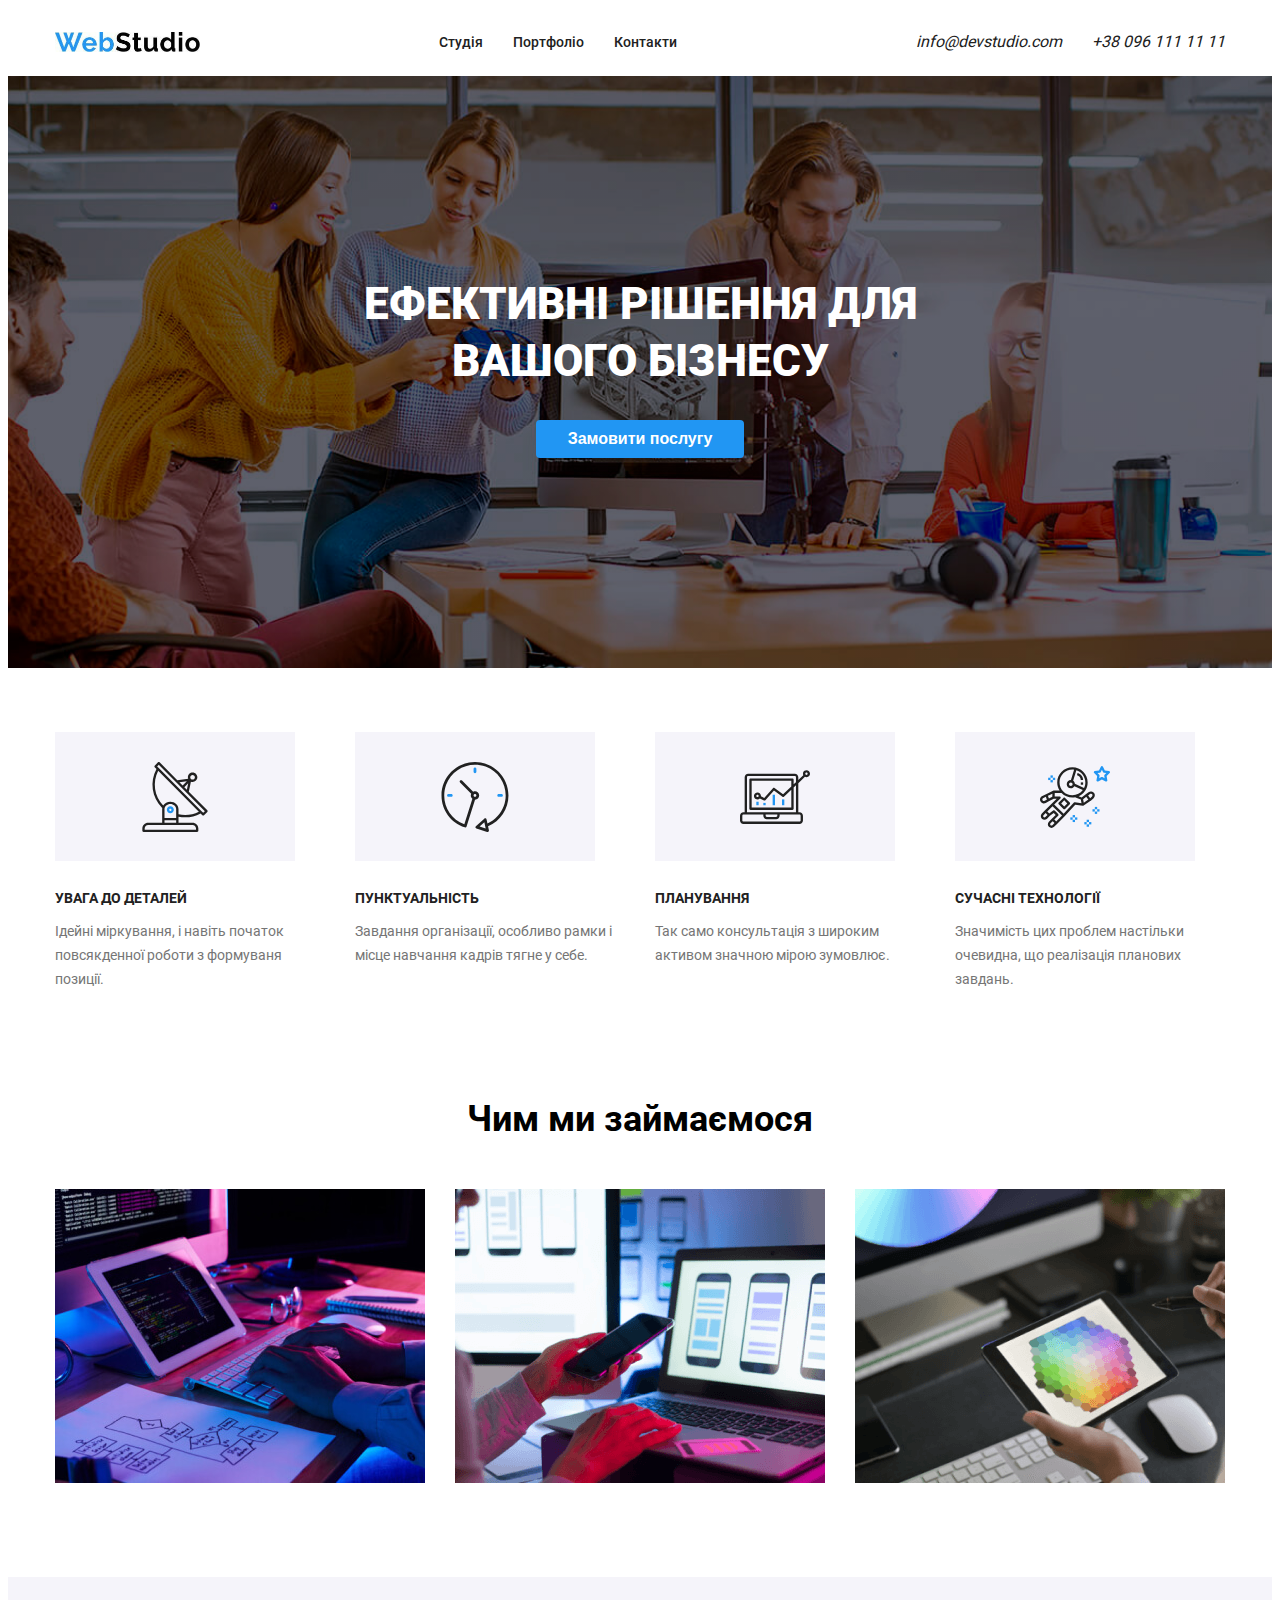
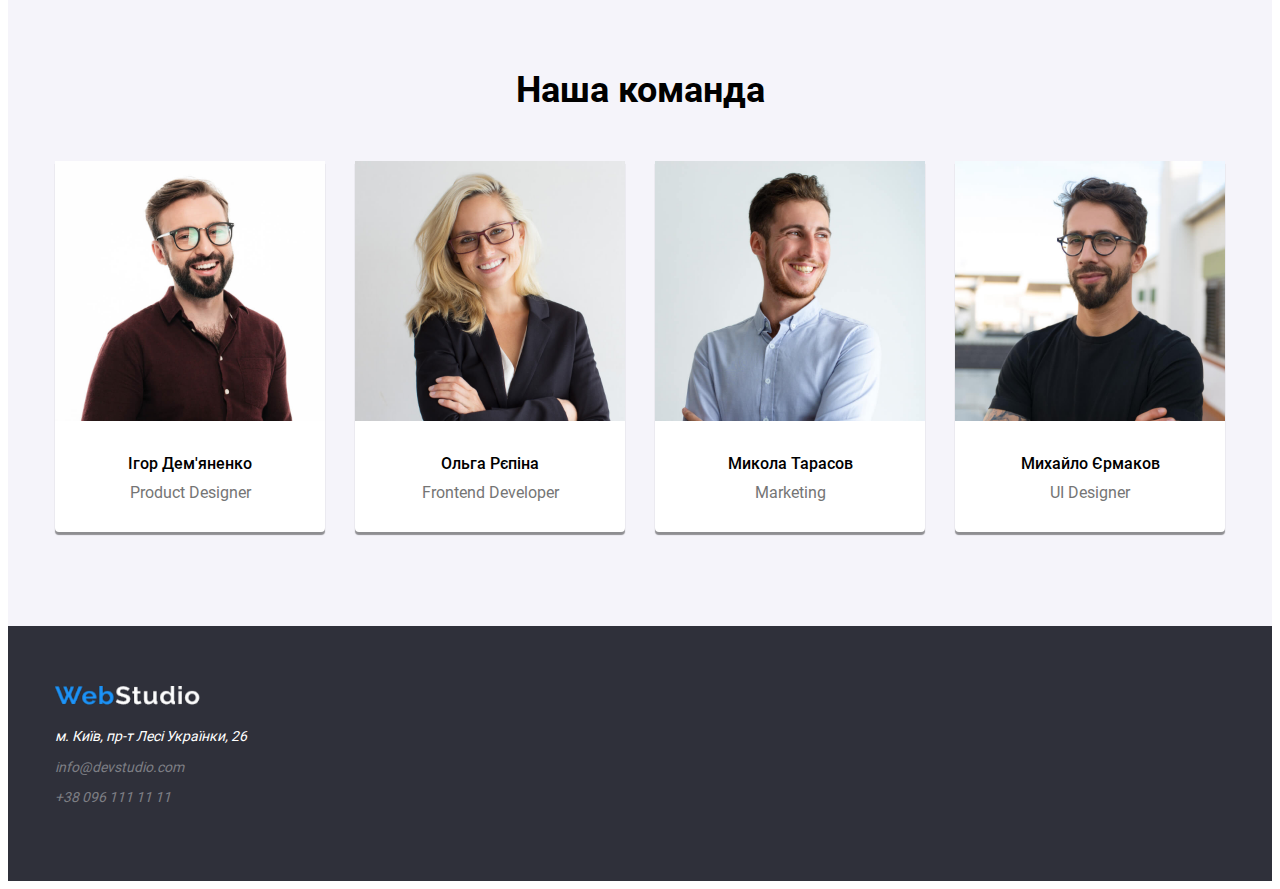
<file: index.html>
<!DOCTYPE html>
<html lang="en">

<head>
    <meta charset="UTF-8">
    <meta name="viewport" content="width=device-width, initial-scale=1.0">
    <title>WebStudio</title>
    <link rel="stylesheet" href="https://necolas.github.io/normalize.css/8.0.1/normalize.css">
    <link rel="stylesheet" href="css/style.css">
</head>

<body>
    <header>
        <div class="container header-wrap">
            <img src="./img/Studio/logo-dark.jpg" alt="" width="145">
            <nav id="nav-site">
                <a class="nav-link-site" href="index.html">Студія</a>
                <a class="nav-link-site" href="portfolio.html">Портфоліо</a>
                <a class="nav-link-site" href="#">Контакти</a>
            </nav>
            <address id="nav-document">
                <a class="nav-link-document" href="mailto:info@devstudio.com">info@devstudio.com</a>
                <a class="nav-link-document" href="tel:+38 096 111 11 11">+38 096 111 11 11</a>
            </address>
        </div>
    </header>

    <main>
        <section id="service">
            <div class="container service-wrap">
                <h1>Ефективні рішення для вашого бізнесу</h1>
                <button type="button">Замовити послугу</button>
            </div>
        </section>

        <section id="advantages">
            <div class="container">
                <div class="advantages-wrap">
                    <article class="advantages-page">
                        <h4 class="advantages-name">УВАГА ДО ДЕТАЛЕЙ</h4>
                        <p class="advantages-description">Ідейні міркування, і навіть початок повсякденної роботи з
                            формуваня позиції.</p>
                    </article>

                    <article class="advantages-page">
                        <h4 class="advantages-name">ПУНКТУАЛЬНІСТЬ</h4>
                        <p class="advantages-description">Завдання організації, особливо рамки і місце навчання кадрів
                            тягне
                            у себе.</p>
                    </article>

                    <article class="advantages-page">
                        <h4 class="advantages-name">ПЛАНУВАННЯ</h4>
                        <p class="advantages-description">Так само консультація з широким активом значною мірою
                            зумовлює.
                        </p>
                    </article>

                    <article class="advantages-page">
                        <h4 class="advantages-name">СУЧАСНІ ТЕХНОЛОГІЇ</h4>
                        <p class="advantages-description">Значимість цих проблем настільки очевидна, що реалізація
                            планових
                            завдань.</p>
                    </article>
                </div>
            </div>
        </section>

        <section id="about">
            <div class="container">
                <h2 class="about-text">Чим ми займаємося</h2>
                <div class="about-wrap">
                    <img class="about-img" src="./img/Studio/box1.jpg" alt="">
                    <img class="about-img" src="./img/Studio/box2.png" alt="">
                    <img class="about-img" src="./img/Studio/box3.png" alt="">
                </div>
            </div>
        </section>

        <section class="team">
            <div class="container">
                <h2 class="team-text">Наша команда</h2>

                <div class="team-wrap">
                    <figure class="team-page">
                        <img class="team-img" src="./img/Studio/people1.jpg" alt="" width="270"> <br>
                        <figcaption class="team-desc">
                            <h4 class="team-name">Ігор Дем'яненко</h4>
                            <p class="team-work">Product Designer</p>
                        </figcaption>
                    </figure>

                    <figure class="team-page">
                        <img class="team-img" src="./img/Studio/people2.jpg" alt="" width="270">
                        <figcaption class="team-desc">
                            <h4 class="team-name">Ольга Рєпіна</h4>
                            <p class="team-work">Frontend Developer</p>
                        </figcaption>
                    </figure>

                    <figure class="team-page">
                        <img class="team-img" src="./img/Studio/people3.jpg" alt="" width="270">
                        <figcaption class="team-desc">
                            <h4 class="team-name">Микола Тарасов</h4>
                            <p class="team-work">Marketing</p>
                        </figcaption>
                    </figure>

                    <figure class="team-page">
                        <img class="team-img" src="./img/Studio/people4.jpg" alt="" width="270">
                        <figcaption class="team-desc">
                            <h4 class="team-name">Михайло Єрмаков</h4>
                            <p class="team-work">UI Designer</p>
                        </figcaption>
                    </figure>
                </div>
            </div>
        </section>

    </main>
    <footer class="footer">
        <div class="container">
            <img class="footer-img" src="./img/Studio/logo-light.png" alt="" width="145">
            <address id="footer-address">
                <a class="footer-street" href="#">м. Київ, пр-т Лесі Українки, 26</a><br>
                <a class="footer-email" href="mailto:info@devstudio.com">info@devstudio.com</a><br>
                <a class="footer-tel" href="tel:+38 096 111 11 11">+38 096 111 11 11</a><br>
            </address>
        </div>
    </footer>
</body>

</html>
</file>
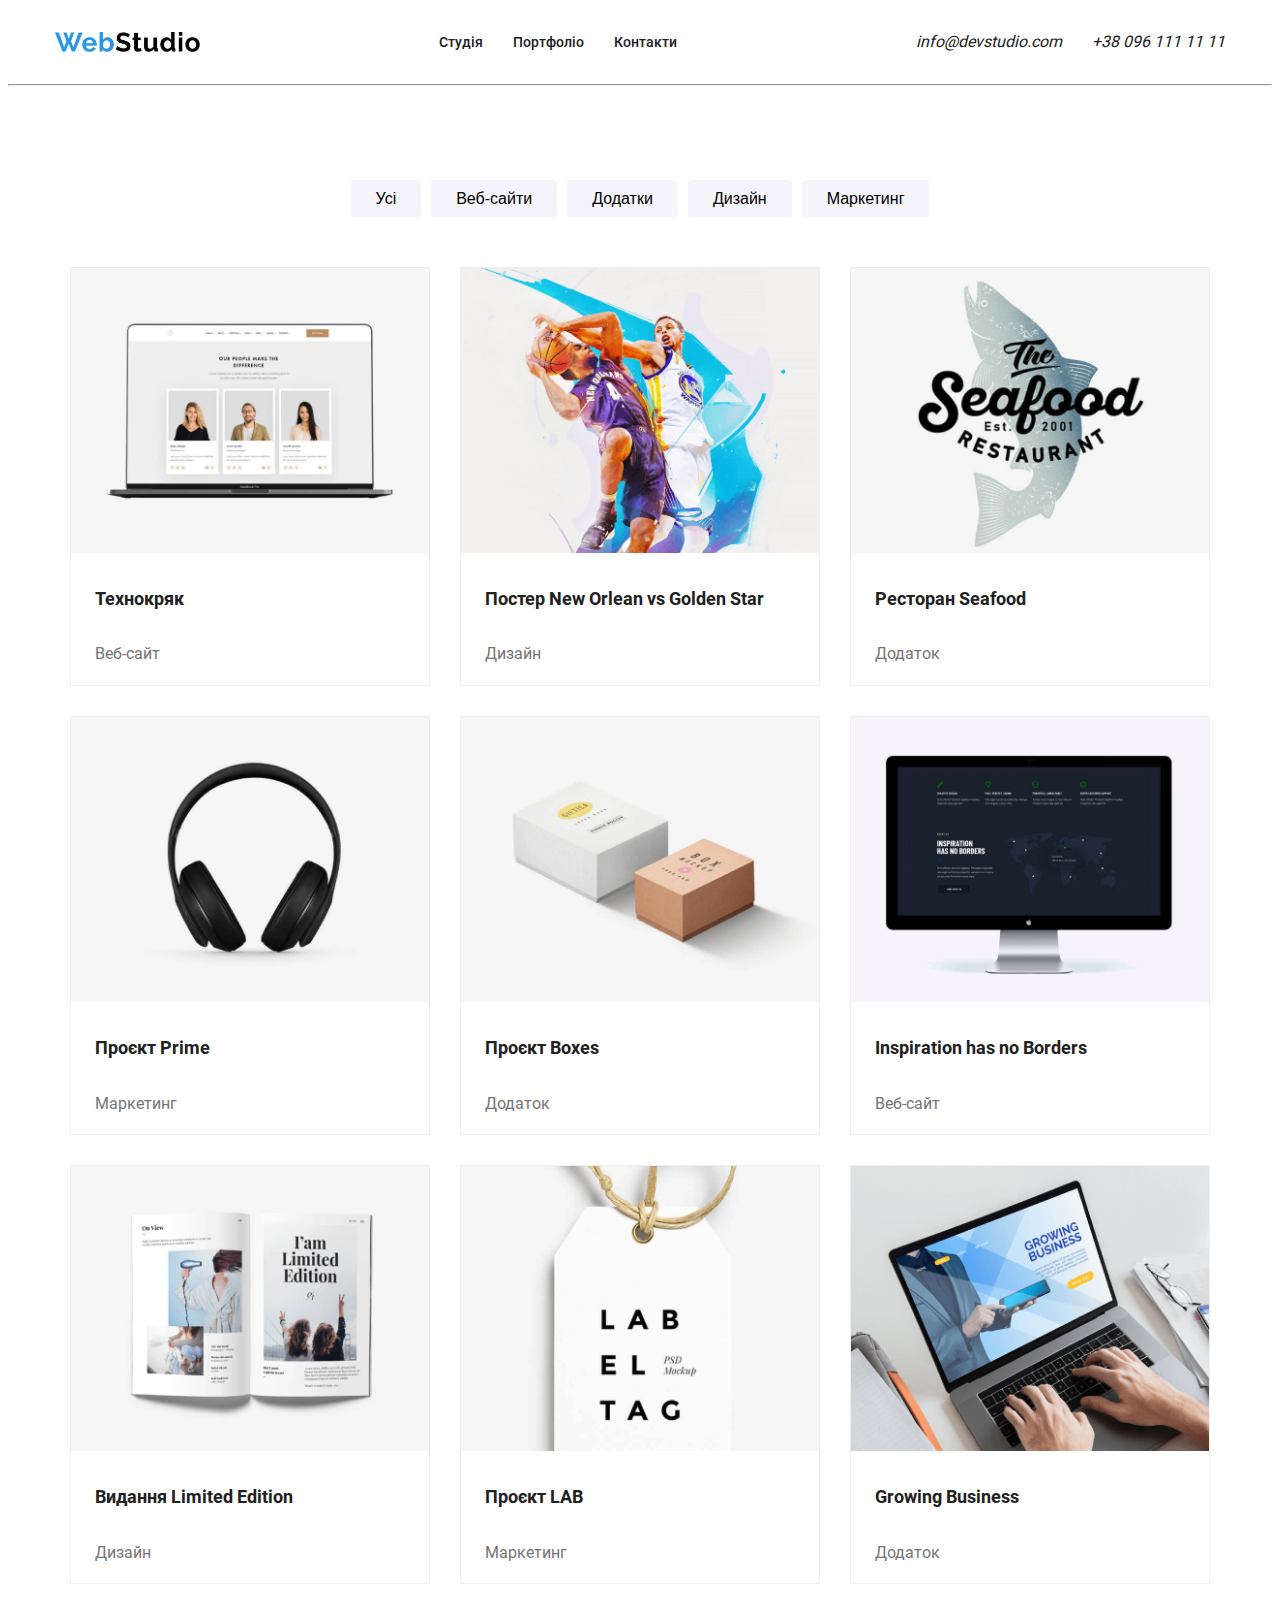
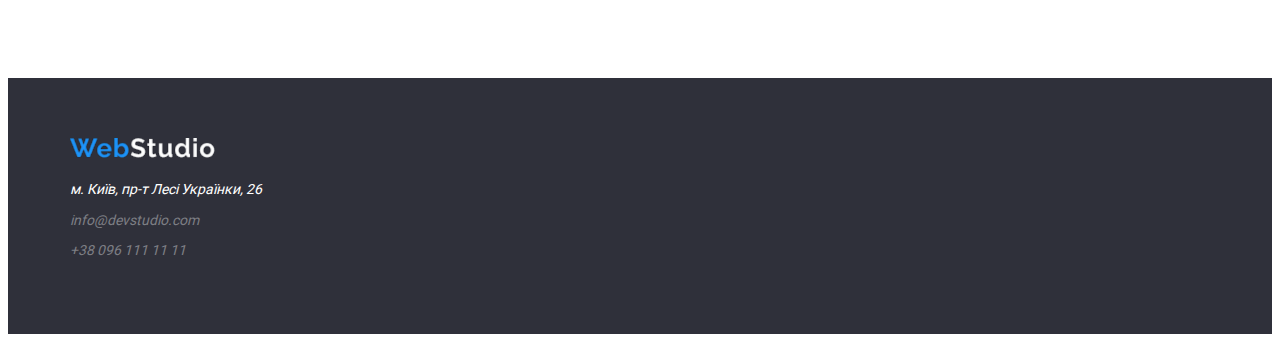
<file: portfolio.html>
<!DOCTYPE html>
<html lang="en">

<head>
    <meta charset="UTF-8">
    <meta name="viewport" content="width=device-width, initial-scale=1.0">
    <title>WebStudio</title>
    <link rel="stylesheet" href="https://necolas.github.io/normalize.css/8.0.1/normalize.css">
    <link rel="stylesheet" href="css/style2.css">
</head>

<body>
    <header>
        <div class="container header-wrap">
            <img src="./img/Studio/logo-dark.jpg" alt="" width="145">
            <nav id="nav-site">
                <a class="nav-link-site" href="index.html">Студія</a>
                <a class="nav-link-site" href="portfolio.html">Портфоліо</a>
                <a class="nav-link-site" href="#">Контакти</a>
            </nav>
            <address id="nav-document">
                <a class="nav-link-document" href="mailto:info@devstudio.com">info@devstudio.com</a>
                <a class="nav-link-document" href="tel:+38 096 111 11 11">+38 096 111 11 11</a>
            </address>
        </div>
    </header>
    <hr>
    <main>
        <section id="second-navigation">
            <div class="container second-navigation-btn-wrap">
                <button class="second-navigation-btn" type="button">Усі</button>
                <button class="second-navigation-btn" type="button">Веб-сайти</button>
                <button class="second-navigation-btn" type="button">Додатки</button>
                <button class="second-navigation-btn" type="button">Дизайн</button>
                <button class="second-navigation-btn" type="button">Маркетинг</button>
            </div>
        </section>

        <section id="projects-list">
            <div class="container posts-wrapper">
                <article class="projects">
                    <img class="projects-img" src="./img/Portfolio/img1.png" alt="">
                    <h4 class="projects-name">Технокряк</h4>
                    <p class="projects-category">Веб-сайт</p>
                </article>

                <article class="projects">
                    <img class="projects-img" src="./img/Portfolio/img2.png" alt="">
                    <h4 class="projects-name">Постер New Orlean vs Golden Star</h4>
                    <p class="projects-category">Дизайн</p>
                </article>

                <article class="projects">
                    <img class="projects-img" src="./img/Portfolio/img3.png" alt="">
                    <h4 class="projects-name">Ресторан Seafood</h4>
                    <p class="projects-category">Додаток</p>
                </article>

                <article class="projects">
                    <img class="projects-img" src="./img/Portfolio/img4.png" alt="">
                    <h4 class="projects-name">Проєкт Prime</h4>
                    <p class="projects-category">Маркетинг</p>
                </article>

                <article class="projects">
                    <img class="projects-img" src="./img/Portfolio/img5.png" alt="">
                    <h4 class="projects-name">Проєкт Boxes</h4>
                    <p class="projects-category">Додаток</p>
                </article>

                <article class="projects">
                    <img class="projects-img" src="./img/Portfolio/img6.png" alt="">
                    <h4 class="projects-name">Inspiration has no Borders</h4>
                    <p class="projects-category">Веб-сайт</p>
                </article>

                <article class="projects">
                    <img class="projects-img" src="./img/Portfolio/img7.png" alt="">
                    <h4 class="projects-name">Видання Limited Edition</h4>
                    <p class="projects-category">Дизайн</p>
                </article>

                <article class="projects">
                    <img class="projects-img" src="./img/Portfolio/img8.png" alt="">
                    <h4 class="projects-name">Проєкт LAB</h4>
                    <p class="projects-category">Маркетинг</p>
                </article>

                <article class="projects">
                    <img class="projects-img" src="./img/Portfolio/img9.png" alt="">
                    <h4 class="projects-name">Growing Business</h4>
                    <p class="projects-category">Додаток</p>
                </article>
            </div>
        </section>
    </main>

    <footer class="footer">
        <div class="container">
            <img class="footer-img" src="./img/Studio/logo-light.png" alt="" width="145">
            <address id="footer-address">
                <a class="footer-street" href="#">м. Київ, пр-т Лесі Українки, 26</a><br>
                <a class="footer-email" href="mailto:info@devstudio.com">info@devstudio.com</a><br>
                <a class="footer-tel" href="tel:+38 096 111 11 11">+38 096 111 11 11</a><br>
            </address>
        </div>
    </footer>
</body>

</html>
</file>
<file: css/style.css>
@font-face {
    font-family: "Roboto";
    font-weight: 100;
    src: url(../fonts/Roboto-Thin.ttf);
}

@font-face {
    font-family: "Roboto";
    font-weight: 300;
    src: url(../fonts/Roboto-Light.ttf);
}

@font-face {
    font-family: "Roboto";
    font-weight: 400;
    src: url(../fonts/Roboto-Regular.ttf);
}

@font-face {
    font-family: "Roboto";
    font-weight: 500;
    src: url(../fonts/Roboto-Medium.ttf);
}

@font-face {
    font-family: "Roboto";
    font-weight: 700;
    src: url(../fonts/Roboto-Bold.ttf);
}

@font-face {
    font-family: "Roboto";
    font-weight: 900;
    src: url(../fonts/Roboto-Black.ttf);
}

:root {
    --light-blue: #2196F3;
    --light-gray: #757575;
    --black-color: #212121;
    --dark-gray: #2F303A;
    --white-gray: #F5F4FA;
}

body {
    font-family: "Roboto", sans-serif;
}

.container {
    width: 1170px;
    padding: 0 15px;
    margin: 0 auto;
}

#nav-site {
    color: black;
    font-weight: 500;
    font-size: 14px;
    color: var(--light-blue);
    display: flex;
    gap: 30px;
}

#nav-document {
    display: flex;
    gap: 30px;
}

.nav-link-site:link,
.nav-link-site:visited,
.nav-link-document:link,
.nav-link-document:visited {
    color: var(--black-color);
}

.nav-link-site:hover {
    color: var(--light-blue);
}

a,
address {
    text-decoration: none;
}

#service {
    background-color: var(--dark-gray);
    background-image: linear-gradient(90deg, rgba(0,0,0,0.30) 50%, rgba(0,0,0,0.30) 50%),
    url(../img/Studio/people-works.png);
    background-repeat: no-repeat;
    background-position: center;

    padding-top: 200px;
    padding-bottom: 210px;
}

.service-wrap {
    display: flex;
    flex-direction: column;
    align-items: center;
}

button {
    font-weight: 700;
    font-size: 16px;
    color: #ffffff;
    background-color: var(--light-blue);
    border: none;
    border-radius: 4px;

    padding-left: 32px;
    padding-right: 32px;
    padding-top: 10px;
    padding-bottom: 10px;
}

h1 {
    line-height: 1.3;
    font-weight: 900;
    text-align: center;
    font-size: 44px;
    color: #ffffff;

    margin-top: 0px;
    margin-bottom: 30px;
    width: 60%;
    text-transform: uppercase;
}

.header-wrap {
    display: flex;
    justify-content: space-between;
    align-items: center;
    padding: 24px 0;
}

#advantages {
    margin-top: 94px;
    margin-bottom: 94px;
}

.advantages-page {
    width: 270px;
}

::before {
    padding-left: 85px;
    padding-right: 85px;
    padding-top: 85px;
    padding-bottom: 25px;
    background-color: var(--white-gray);
}

.advantages-page:nth-child(1)::before {
    content: url(../img/Studio/antenna.svg);
}

.advantages-page:nth-child(2)::before {
    content: url(../img/Studio/clock.svg);
}

.advantages-page:nth-child(3)::before {
    content: url(../img/Studio/diagram.svg);
}

.advantages-page:nth-child(4)::before {
    content: url(../img/Studio/astronaut.svg);
}

.advantages-name {
    line-height: 1.1;
    font-size: 14px;
    font-weight: 700;
    margin-top: 55px;
    margin-bottom: 10px;
    color: var(--black-color);
}

.advantages-description {
    line-height: 1.7;
    font-size: 14px;
    font-weight: 400;
    color: var(--light-gray);
}

.advantages-wrap {
    display: flex;
    flex-wrap: wrap;
    justify-content: space-between;
}

#about {
    margin-bottom: 94px;
}

.about-text {
    line-height: 1.1;
    font-size: 36px;
    font-weight: 700;
    text-align: center;
    margin: 0;
    margin-bottom: 50px;
}

.about-img {
    width: 370px;
}

.about-wrap {
    display: flex;
    flex-wrap: wrap;
    justify-content: space-between;
}

.team-text {
    line-height: 1.1;
    font-size: 36px;
    font-weight: 700;
    text-align: center;
    margin-top: 0px;
    margin-bottom: 50px;
}

.team {
    background-color: #F5F4FA;

    margin-top: 0px;
    padding-top: 94px;
    padding-bottom: 94px;
}

.team-wrap {
    display: flex;
    flex-wrap: wrap;
    justify-content: space-between;
}

.team-page {
    background-color: white;
    margin: 0px;
    width: 270px;
    border-radius: 0px 0px 4px 4px;
    box-shadow: 0px 3px 1px 0px rgba(0, 0, 0, 0.418);
}

.team-desc {
    padding-top: 30px;
    padding-bottom: 30px;
    text-align: center;
}

.team-name {
    line-height: 1.1;
    font-weight: 500;
    font-size: 16px;

    margin-top: 0px;
    margin-bottom: 10px;
}

.team-work {
    margin: 0px;
    color: var(--light-gray);
}

footer {
    line-height: 1.1;
    font-weight: 400;
    font-size: 14px;
    background-color: #2F303A;

    margin-top: 0px;
    padding-top: 60px;
    padding-bottom: 60px;
}

.footer-img {
    margin-bottom: 20px;
}

#footer-address {
    display: flex;
    flex-direction: column;
}

.footer-email:link,
.footer-email:visited,
.footer-tel:link,
.footer-tel:visited {
    color: #7d7e84;
}

.footer-street:link,
.footer-street:visited {
    color: #ffffff;
}
</file>
<file: css/style2.css>
@font-face {
    font-family: "Roboto";
    font-weight: 100;
    src: url(../fonts/Roboto-Thin.ttf);
}

@font-face {
    font-family: "Roboto";
    font-weight: 300;
    src: url(../fonts/Roboto-Light.ttf);
}

@font-face {
    font-family: "Roboto";
    font-weight: 400;
    src: url(../fonts/Roboto-Regular.ttf);
}

@font-face {
    font-family: "Roboto";
    font-weight: 500;
    src: url(../fonts/Roboto-Medium.ttf);
}

@font-face {
    font-family: "Roboto";
    font-weight: 700;
    src: url(../fonts/Roboto-Bold.ttf);
}

@font-face {
    font-family: "Roboto";
    font-weight: 900;
    src: url(../fonts/Roboto-Black.ttf);
}

*{
    box-sizing: border-box;
}

:root {
    --light-blue: #2196F3;
    --light-gray: #757575;
    --black-color: #212121;
}

.container {
    width: 1170px;
    padding: 0 15px;
    margin: 0 auto;
}

.header-wrap {
    display: flex;
    justify-content: space-between;
    align-items: center;
    padding: 24px 0;
}

#nav-site {
    color: black;
    font-weight: 500;
    font-size: 14px;
    color: var(--light-blue);
    display: flex;
    gap: 30px;
}

#nav-document{
    display: flex;
    gap: 30px;
}

.nav-link-site:link,
.nav-link-site:visited,
.nav-link-document:link,
.nav-link-document:visited {
    color: var(--black-color);
}

.nav-link-site:hover {
    color: var(--light-blue);
}

a,
address {
    text-decoration: none;
}

body {
    font-family: "Roboto", sans-serif;
}

.second-navigation-btn-wrap {
    display: flex;
    justify-content: center;
    align-items: center;
    margin-top: 94px;
    margin-bottom: 50px;
}

.second-navigation-btn {
    line-height: 1.6;
    font-weight: 500;
    font-size: 16px;
    background-color: #F5F4FA;
    border: none;
    border-radius: 4px;

    margin-left: 5px;
    margin-right: 5px;

    padding-top: 6px;
    padding-bottom: 6px;
    padding-left: 25px;
    padding-right: 25px;
}

.second-navigation-btn:hover {
    background-color: var(--light-blue);
    color: white;
    box-shadow: 0px 4px 10px 2px rgba(0,0,0,0.36);
}

.posts-wrapper {
    display: flex;
    flex-wrap: wrap;
    margin-bottom: 94px;
    gap: 30px;
}

.projects {
    border: 1px solid #eeeeee;
    box-sizing: border-box;
    flex-basis: calc((100% - 60px)/3);
}

.projects:hover{
    box-shadow: 3px 4px 7px 2px rgba(0,0,0,0.36);
}

.projects-img{
    width: 100%;
}

.projects-name {
    line-height: 2.0;
    font-weight: 700;
    font-size: 18px;
    color: var(--black-color);
    margin-left: 24px;
}

.projects-category {
    line-height: 1.8;
    font-weight: 400;
    font-size: 16px;
    color: var(--light-gray);
    margin-left: 24px;
}

footer {
    line-height: 1.1;
    font-weight: 400;
    font-size: 14px;
    background-color: #2F303A;

    margin-top: 0px;
    padding-top: 60px;
    padding-bottom: 60px;
}

.footer-img {
    margin-bottom: 20px;
}

#footer-address {
    display: flex;
    flex-direction: column;
}

.footer-email:link,
.footer-email:visited,
.footer-tel:link,
.footer-tel:visited {
    color: #7d7e84;
}

.footer-street:link,
.footer-street:visited {
    color: #ffffff;
}
</file>
